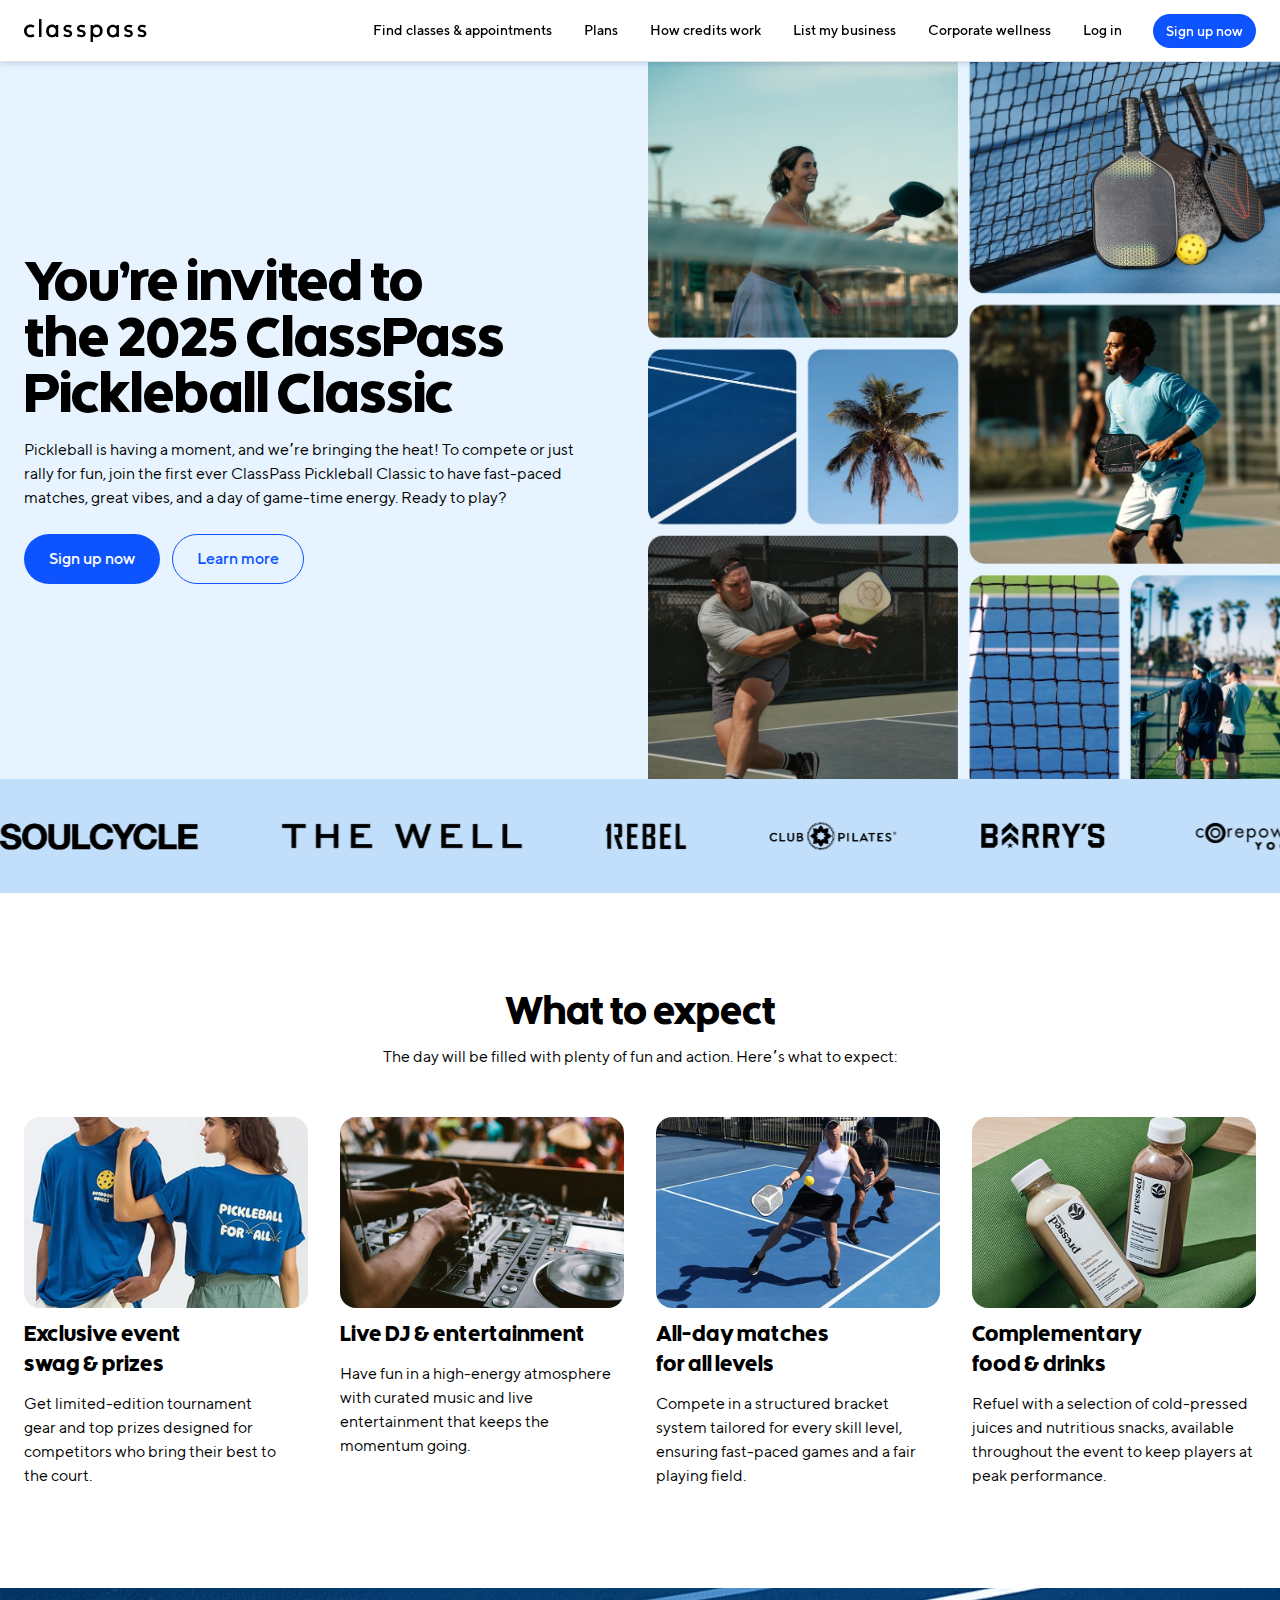
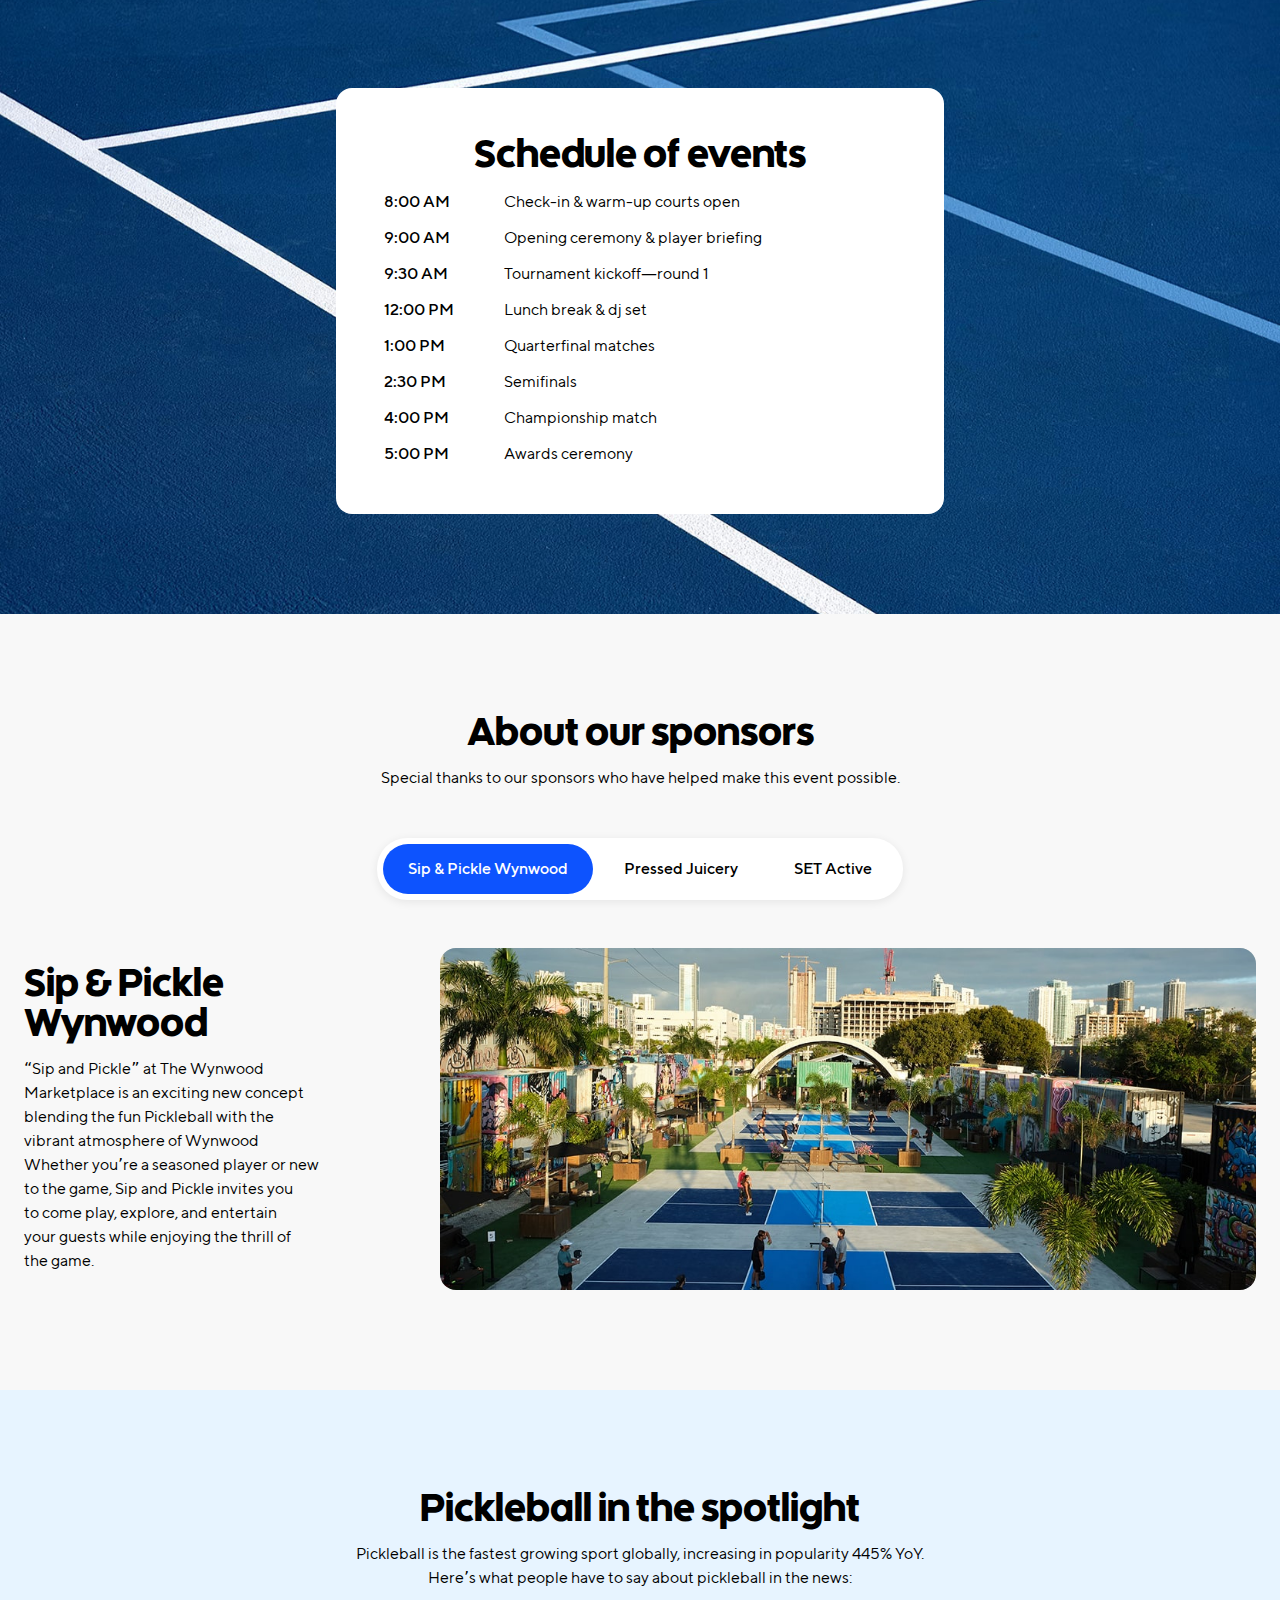
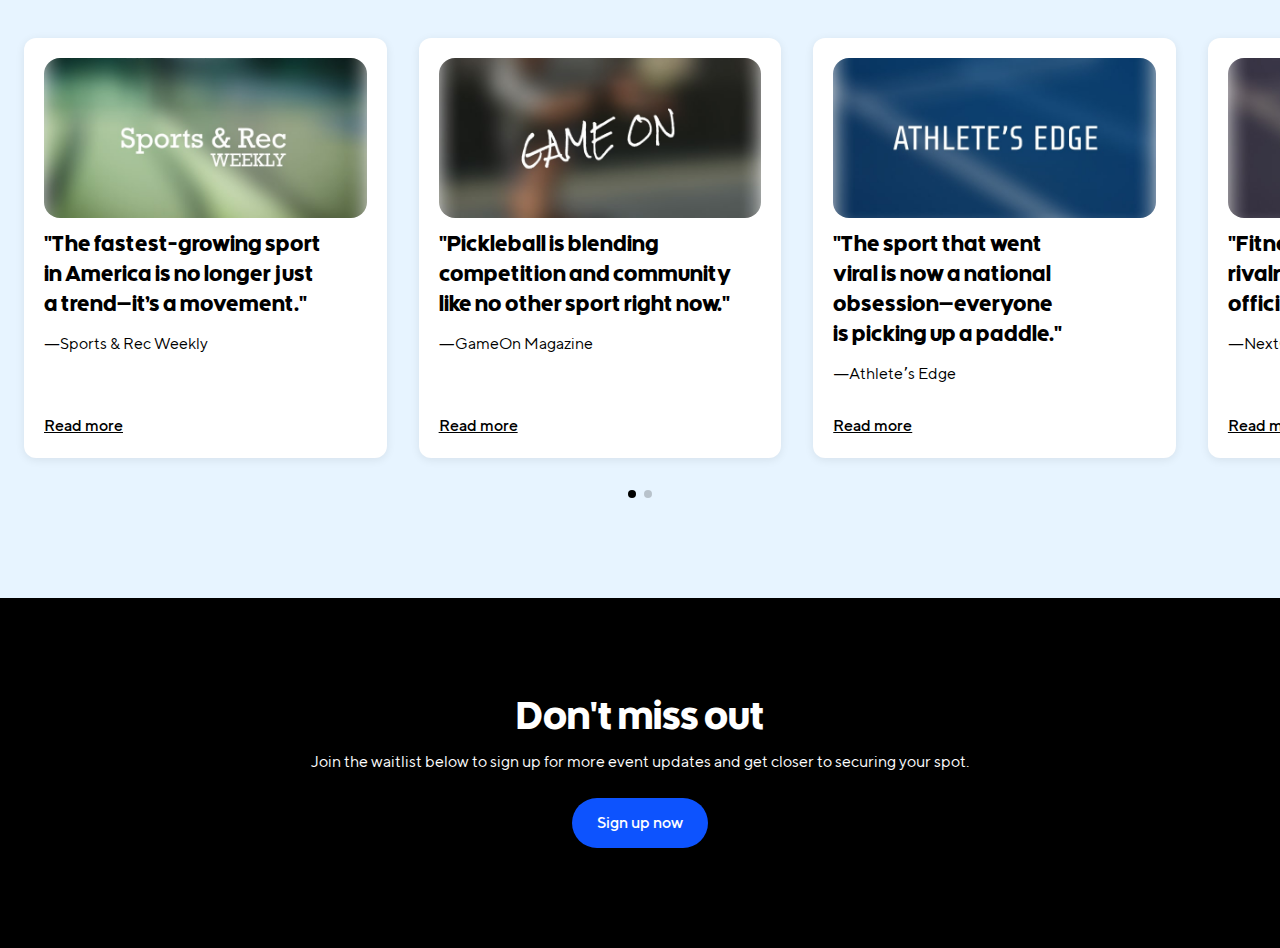
<file: src/index.html>
<!DOCTYPE html>
<html lang="en">
  <head>
    <link
      rel="preload"
      href="./fonts/tt-norms/TTNorms-Regular.woff2"
      as="font"
      type="font/woff2"
      crossorigin
    />
    <link
      rel="preload"
      href="./fonts/circuit/Circuit.woff2"
      as="font"
      type="font/woff2"
      crossorigin
    />
    <meta charset="UTF-8" />
    <meta name="viewport" content="width=device-width, initial-scale=1.0" />
    <title>Learn more about the 2025 ClassPass Pickleball Classic</title>
    <link
      rel="apple-touch-icon"
      sizes="180x180"
      href="./images/favicon/apple-touch-icon.png"
    />
    <link
      rel="icon"
      type="image/png"
      sizes="32x32"
      href="./images/favicon/favicon-32x32.png"
    />
    <link
      rel="icon"
      type="image/png"
      sizes="16x16"
      href="./images/favicon/favicon-16x16.png"
    />
    <meta
      name="title"
      content="Learn more about the 2025 ClassPass Pickleball Classic"
    />
    <meta
      name="description"
      content="Join the first ever ClassPass Pickleball Classic to have fast-paced matches, great vibes, and a day of game-time energy."
    />

    <meta property="og:type" content="website" />
    <meta
      property="og:url"
      content="https://classpass-pickleball.netlify.app/"
    />
    <meta
      property="og:title"
      content="Learn more about the 2025 ClassPass Pickleball Classic"
    />
    <meta
      property="og:description"
      content="Join the first ever ClassPass Pickleball Classic to have fast-paced matches, great vibes, and a day of game-time energy."
    />
    <meta
      property="og:image"
      content="https://naw1dj0v1p.ufs.sh/f/LypXnWISCsrVS88h30yad7EnB8gejXNCHtwIPyiR1Ga5lYQ6"
    />

    <meta property="twitter:card" content="summary_large_image" />
    <meta
      property="twitter:url"
      content="https://classpass-pickleball.netlify.app/"
    />
    <meta
      property="twitter:title"
      content="Learn more about the 2025 ClassPass Pickleball Classic"
    />
    <meta
      property="twitter:description"
      content="Join the first ever ClassPass Pickleball Classic to have fast-paced matches, great vibes, and a day of game-time energy."
    />
    <meta
      property="twitter:image"
      content="https://naw1dj0v1p.ufs.sh/f/LypXnWISCsrVS88h30yad7EnB8gejXNCHtwIPyiR1Ga5lYQ6"
    />

    <link rel="manifest" href="./site.webmanifest" />
    <link rel="stylesheet" href="./styles/main.css" />
  </head>
  <body>
    <header class="menu" data-js="menu">
      <div class="menu-wrapper container">
        <nav
          class="col-md-12 menu__nav"
          aria-label="Main Navigation"
          data-js="main-navigation"
        >
          <ul class="menu__logo no-list">
            <li class="menu-logo__mobile">
              <a href="/">
                <img
                  src="./images/icon-logo-classpass.svg"
                  alt="Icon of the Classpass Logo"
                />
              </a>
            </li>

            <li class="menu-logo__desktop">
              <a href="/">
                <img
                  src="./images/logo-classpass.svg"
                  alt="Icon of the Classpass Logo"
                />
              </a>
            </li>
          </ul>

          <ul
            id="menu-pages"
            class="menu__pages no-list"
            aria-label="Page Navigation"
          >
            <li class="menu-pages__item">
              <a class="menu-pages__link" href="https://classpass.com/search"
                >Find classes & appointments</a
              >
            </li>
            <li class="menu-pages__item">
              <a class="menu-pages__link" href="https://classpass.com/plans"
                >Plans</a
              >
            </li>
            <li class="menu-pages__item">
              <a class="menu-pages__link" href="https://classpass.com/features"
                >How credits work</a
              >
            </li>
            <li class="menu-pages__item">
              <a
                class="menu-pages__link"
                href="https://classpass.com/partners?utm_content=consumer_nav"
                >List my business</a
              >
            </li>
            <li class="menu-pages__item">
              <a
                class="menu-pages__link"
                href="https://classpass.com/corporate-wellness?utm_content=consumer_nav"
                >Corporate wellness</a
              >
            </li>
            <li class="menu-pages__item">
              <a class="menu-pages__link" href="https://classpass.com/login"
                >Log in</a
              >
            </li>
          </ul>

          <div class="nav__actions">
            <a
              href="./pages/sign-up.html"
              class="btn btn-primary btn--is-navigation"
              >Sign up now</a
            >

            <button
              type="button"
              class="nav__hamburger hamburger-icon"
              aria-expanded="false"
              aria-controls="menu-pages"
              data-js="mobile-menu-control"
            >
              <span class="hamburger-icon__line"></span>
              <span class="hamburger-icon__line"></span>
              <span class="hamburger-icon__line"></span>
              <span class="sr-only" data-js="mobile-menu-label">Open menu</span>
            </button>
          </div>
        </nav>
      </div>
    </header>

    <main>
      <section class="hero-lp">
        <aside class="row hero-lp__aside">
          <picture class="col-start-7 col-md-6 hero-lp__picture">
            <source
              srcset="./images/hero-desktop.jpg"
              media="(min-width: 48rem)"
            />
            <img
              src="./images/hero-mobile.jpg"
              alt="Grid showing people enjoying sport with nature and close-ups of sports equipment"
              loading="lazy"
            />
          </picture>
        </aside>

        <div class="hero-lp__main container align-center">
          <div class="col-md-6 hero-lp__content section flow">
            <h1 class="hero-lp__title page-title">
              You’re invited to the 2025 ClassPass Pickleball Classic
            </h1>

            <p>
              Pickleball is having a moment, and we’re bringing the heat! To
              compete or just rally for fun, join the first ever ClassPass
              Pickleball Classic to have fast-paced matches, great vibes, and a
              day of game-time energy. Ready to play?
            </p>

            <div class="hero-lp__actions action-row">
              <a href="./pages/sign-up.html" class="btn btn-primary"
                >Sign up now</a
              >

              <a
                href="#what-expect"
                class="btn btn-primary btn-primary--is-outline"
                >Learn more</a
              >
            </div>
          </div>

          <div class="col-md-6 hero-lp__aside-placeholder"></div>
        </div>
      </section>

      <section
        class="row logo-picker section"
        aria-labelledby="logo-picker-heading"
        data-js="logo-picker"
      >
        <h2 id="logo-picker-heading" class="sr-only">Classpass Clients</h2>

        <ul
          class="col-md-12 logo-picker__list align-center no-list"
          data-js="logo-picker-list"
        >
          <li class="logo-picker__item">
            <img src="./images/logos/logo-01.png" alt="Soulcycle Logo" />
          </li>

          <li class="logo-picker__item">
            <img src="./images/logos/logo-02.png" alt="The Well Logo" />
          </li>

          <li class="logo-picker__item">
            <img src="./images/logos/logo-03.png" alt="Rebel Logo" />
          </li>

          <li class="logo-picker__item">
            <img src="./images/logos/logo-04.png" alt="Club Pilates Logo" />
          </li>

          <li class="logo-picker__item">
            <img src="./images/logos/logo-05.png" alt="Barry's Logo" />
          </li>

          <li class="logo-picker__item">
            <img src="./images/logos/logo-06.png" alt="Corepower Yoga Logo" />
          </li>

          <li class="logo-picker__item">
            <img src="./images/logos/logo-07.png" alt="Solidcore Logo" />
          </li>

          <li class="logo-picker__item">
            <img src="./images/logos/logo-08.png" alt="Glow Logo" />
          </li>

          <li class="logo-picker__item">
            <img src="./images/logos/logo-09.png" alt="Pure Barre Logo" />
          </li>

          <li class="logo-picker__item">
            <img src="./images/logos/logo-10.png" alt="Crunch Logo" />
          </li>
        </ul>
      </section>

      <section
        id="what-expect"
        class="expect section"
        aria-labelledby="expect-heading"
      >
        <div class="what-expect-wrapper container">
          <header class="col-md-12 expect__header flow">
            <h2 id="expect-heading" class="section-title">What to expect</h2>

            <p>
              The day will be filled with plenty of fun and action. Here’s what
              to expect:
            </p>
          </header>

          <ul class="col-md-12 card-grid expect__card-list no-list">
            <li>
              <article class="card" aria-labelledby="expect-card-title-1">
                <figure class="card__image-wrapper">
                  <img
                    class="card__featured-image"
                    src="./images/what-expect/image-01.jpg"
                    alt="Two people wearing matching blue t-shirts. The front of the man's shirt features a yellow pickleball graphic with the text 'Outdoor Voices.' The back of the woman's shirt displays the phrase 'Pickleball For All' in bold white letters with a playful design"
                    loading="lazy"
                  />
                </figure>

                <div class="card__content">
                  <h3 id="expect-card-title-1" class="card__title">
                    Exclusive event swag & prizes
                  </h3>

                  <div class="card__description">
                    <p>
                      Get limited-edition tournament gear and top prizes
                      designed for competitors who bring their best to the
                      court.
                    </p>
                  </div>
                </div>
              </article>
            </li>

            <li>
              <article class="card" aria-labelledby="expect-card-title-2">
                <figure class="card__image-wrapper">
                  <img
                    class="card__featured-image"
                    src="./images/what-expect/image-02.jpg"
                    alt="Close-up of a DJ's hands adjusting knobs on a professional mixer during an outdoor event. A crowd of people, some wearing colorful outfits and hats, is visible in the blurred background."
                    loading="lazy"
                  />
                </figure>

                <div class="card__content">
                  <h3 id="expect-card-title-2" class="card__title">
                    Live DJ & entertainment
                  </h3>

                  <div class="card__description">
                    <p>
                      Have fun in a high-energy atmosphere with curated music
                      and live entertainment that keeps the momentum going.
                    </p>
                  </div>
                </div>
              </article>
            </li>

            <li>
              <article class="card" aria-labelledby="expect-card-title-3">
                <figure class="card__image-wrapper">
                  <img
                    class="card__featured-image"
                    src="./images/what-expect/image-03.jpg"
                    alt="Two athletes playing pickleball on an outdoor blue court. A woman in a white tank top and black skirt is preparing to hit the ball with her paddle, while a male player in dark sportswear is positioned behind her, ready to react."
                    loading="lazy"
                  />
                </figure>

                <div class="card__content">
                  <h3 id="expect-card-title-3" class="card__title">
                    All-day matches for all levels
                  </h3>

                  <div class="card__description">
                    <p>
                      Compete in a structured bracket system tailored for every
                      skill level, ensuring fast-paced games and a fair playing
                      field.
                    </p>
                  </div>
                </div>
              </article>
            </li>

            <li>
              <article class="card" aria-labelledby="expect-card-title-4">
                <figure class="card__image-wrapper">
                  <img
                    class="card__featured-image"
                    src="./images/what-expect/image-04.jpg"
                    alt="Two bottles of Pressed Juicery protein smoothies, one vanilla and one dark chocolate, resting on a green textured mat. The bottles have white labels with the 'pressed' logo and product information."
                    loading="lazy"
                  />
                </figure>

                <div class="card__content">
                  <h3 id="expect-card-title-4" class="card__title">
                    Complementary food & drinks
                  </h3>

                  <div class="card__description">
                    <p>
                      Refuel with a selection of cold-pressed juices and
                      nutritious snacks, available throughout the event to keep
                      players at peak performance.
                    </p>
                  </div>
                </div>
              </article>
            </li>
          </ul>
        </div>
      </section>

      <section
        id="events-schedule"
        class="schedule section"
        aria-labelledby="schedule-heading"
      >
        <div class="col-md-12 schedule__illustration">
          <picture>
            <source
              srcset="./images/bg-schedule-section-1500px.jpg"
              media="(min-width: 48rem)"
            />
            <img
              src="./images/bg-schedule-section.jpg"
              alt="Close-up of a blue pickleball court with white lines"
              loading="lazy"
            />
          </picture>
        </div>

        <div class="container">
          <div class="col-start-4 col-md-6 schedule__content flow">
            <h2 id=" schedule-heading" class="schedule__title section-title">
              Schedule of events
            </h2>

            <ol class="schedule__list no-list">
              <li class="schedule-list__item">
                <span class="schedule-list__time"
                  ><time datetime="08:00">8:00 AM</time></span
                >
                <span class="schedule-list__activity"
                  >Check-in & warm-up courts open</span
                >
              </li>

              <li class="schedule-list__item">
                <span class="schedule-list__time"
                  ><time datetime="09:00">9:00 AM</time></span
                >
                <span class="schedule-list__activity"
                  >Opening ceremony & player briefing</span
                >
              </li>

              <li class="schedule-list__item">
                <span class="schedule-list__time"
                  ><time datetime="09:30">9:30 AM</time></span
                >
                <span class="schedule-list__activity"
                  >Tournament kickoff—round 1</span
                >
              </li>

              <li class="schedule-list__item">
                <span class="schedule-list__time"
                  ><time datetime="12:00">12:00 PM</time></span
                >
                <span class="schedule-list__activity"
                  >Lunch break & dj set</span
                >
              </li>

              <li class="schedule-list__item">
                <span class="schedule-list__time"
                  ><time datetime="13:00">1:00 PM</time></span
                >
                <span class="schedule-list__activity"
                  >Quarterfinal matches</span
                >
              </li>

              <li class="schedule-list__item">
                <span class="schedule-list__time"
                  ><time datetime="14:30">2:30 PM</time></span
                >
                <span class="schedule-list__activity">Semifinals</span>
              </li>

              <li class="schedule-list__item">
                <span class="schedule-list__time"
                  ><time datetime="16:00">4:00 PM</time></span
                >
                <span class="schedule-list__activity">Championship match</span>
              </li>

              <li class="schedule-list__item">
                <span class="schedule-list__time"
                  ><time datetime="17:00">5:00 PM</time></span
                >
                <span class="schedule-list__activity">Awards ceremony</span>
              </li>
            </ol>
          </div>
        </div>
      </section>

      <section
        id="sponsors"
        class="sponsors section"
        aria-labelledby="sponsors-heading"
      >
        <div class="sponsors-wrapper container">
          <header class="col-md-12 sponsors__header flow">
            <h2 id="sponsors-heading" class="section-title">
              About our sponsors
            </h2>

            <p>
              Special thanks to our sponsors who have helped make this event
              possible.
            </p>
          </header>

          <main class="col-md-12 sponsors__main">
            <div
              role="tablist"
              aria-labelledby="sponsors-heading"
              class="tab__tablist"
            >
              <button
                id="tab-1"
                type="button"
                role="tab"
                aria-selected="true"
                aria-controls="tabpanel-1"
                class="tablist__btn btn btn-primary"
              >
                <span class="focus">Sip & Pickle Wynwood</span>
              </button>

              <button
                id="tab-2"
                type="button"
                role="tab"
                aria-selected="false"
                aria-controls="tabpanel-2"
                tabindex="-1"
                class="tablist__btn btn btn-light"
              >
                <span class="focus">Pressed Juicery</span>
              </button>

              <button
                id="tab-3"
                type="button"
                role="tab"
                aria-selected="false"
                aria-controls="tabpanel-3"
                tabindex="-1"
                class="tablist__btn btn btn-light"
              >
                <span class="focus">SET Active</span>
              </button>
            </div>

            <div class="sponsors__content flow">
              <div
                id="tabpanel-1"
                role="tabpanel"
                aria-labelledby="tab-1"
                class="sponsors__item"
              >
                <article class="card" aria-labelledby="sponsors-card-title-1">
                  <picture class="card__image-wrapper">
                    <source
                      srcset="./images/sponsors/sponsors-featured-01-1000px.jpg"
                      media="(min-width: 48rem)"
                    />
                    <img
                      class="sponsors-card__feature card__featured-image"
                      src="./images/sponsors/sponsors-featured-01.jpg"
                      alt="An aerial shot of Sip & Pickle - Pickleball Social Club, featuring multiple blue and gray pickleball courts, palm trees, and colorful murals."
                      loading="lazy"
                    />
                  </picture>

                  <div class="card__content">
                    <h3 id="sponsors-card-title-1" class="section-title">
                      Sip & Pickle Wynwood
                    </h3>

                    <div class="card__description">
                      <p>
                        “Sip and Pickle” at The Wynwood Marketplace is an
                        exciting new concept blending the fun Pickleball with
                        the vibrant atmosphere of Wynwood Whether you’re a
                        seasoned player or new to the game, Sip and Pickle
                        invites you to come play, explore, and entertain your
                        guests while enjoying the thrill of the game.
                      </p>
                    </div>
                  </div>
                </article>
              </div>

              <div
                id="tabpanel-2"
                role="tabpanel"
                aria-labelledby="tab-2"
                class="sponsors__item hidden"
              >
                <article class="card" aria-labelledby="sponsors-card-title-2">
                  <picture class="card__image-wrapper">
                    <source
                      srcset="./images/sponsors/sponsors-featured-02-1000px.jpg"
                      media="(min-width: 48rem)"
                    />
                    <img
                      class="sponsors-card__feature card__featured-image"
                      src="./images/sponsors/sponsors-featured-02.jpg"
                      alt="Three bottles of Pressed Juicery juices – red, orange, and green – arranged with fresh produce like kale, a beet, and a lemon on a textured surface."
                      loading="lazy"
                    />
                  </picture>

                  <div class="card__content">
                    <h3 id="sponsors-card-title-2" class="section-title">
                      Pressed Juicery
                    </h3>

                    <div class="card__description">
                      <p>
                        Pressed continues to grow with stores throughout the
                        U.S., as well as an expanding online and wholesale
                        presence. Because they are constantly evolving, they now
                        offer an array of wholesome plant-based foods in
                        addition to their signature cold-pressed juices to keep
                        you nourished throughout the day. It’s all part of their
                        ongoing mission to make plant-forward living as
                        convenient and delicious as possible.
                      </p>
                    </div>
                  </div>
                </article>
              </div>

              <div
                id="tabpanel-3"
                role="tabpanel"
                aria-labelledby="tab-3"
                class="sponsors__item hidden"
              >
                <article class="card" aria-labelledby="sponsors-card-title-3">
                  <picture class="card__image-wrapper">
                    <source
                      srcset="./images/sponsors/sponsors-featured-03-1000px.jpg"
                      media="(min-width: 48rem)"
                    />
                    <img
                      class="sponsors-card__feature card__featured-image card__featured-image--align-right"
                      src="./images/sponsors/sponsors-featured-03.jpg"
                      alt="A young woman wearing a SET outfit that's perfect for both relaxing at home and workout."
                      loading="lazy"
                    />
                  </picture>

                  <div class="card__content">
                    <h3 id="sponsors-card-title-3" class="section-title">
                      SET Active
                    </h3>

                    <div class="card__description">
                      <p>
                        SET is here to simplify the way you get dressed, because
                        let’s be real, life is complicated enough. In an effort
                        to be more effortless, SET set out to design clothes
                        that blur the line between form and function. The
                        result? Elevated essentials that can go wherever the day
                        takes you — whether that’s getting active or actively
                        chilling on the couch. That’s right, no more changing
                        your outfit a million times over or sacrificing on style
                        just to feel comfortable. Their SETs do it all.
                      </p>
                    </div>
                  </div>
                </article>
              </div>
            </div>
          </main>
        </div>
      </section>

      <section
        id="articles"
        class="articles carousel-section section"
        aria-labelledby="articles-heading"
        data-js="articles"
      >
        <div class="articles-wrapper container">
          <header class="col-md-12 container articles__header flow">
            <h2 id=" articles-heading" class="col-md-12 section-title">
              Pickleball in the spotlight
            </h2>

            <p class="col-md-12">
              Pickleball is the fastest growing sport globally, increasing in
              popularity 445% YoY. Here’s what people have to say about
              pickleball in the news:
            </p>
          </header>

          <div
            class="col-md-12 articles__carousel carousel-wrapper"
            data-js="articles-slide"
          >
            <div class="carousel-controls">
              <button
                data-js="carousel-prev-btn"
                class="carousel-controls-btn carousel-controls-btn__prev"
                disabled
              >
                <svg
                  viewBox="0 0 8 12"
                  fill="none"
                  xmlns="http://www.w3.org/2000/svg"
                >
                  <path
                    fill-rule="evenodd"
                    clip-rule="evenodd"
                    d="M7.33564 0.337087C7.70176 0.703204 7.70176 1.2968 7.33564 1.66291L2.99855 6L7.33564 10.3371C7.70176 10.7032 7.70176 11.2968 7.33564 11.6629C6.96953 12.029 6.37593 12.029 6.00982 11.6629L1.00982 6.66291C0.6437 6.2968 0.6437 5.7032 1.00982 5.33709L6.00982 0.337087C6.37593 -0.0290291 6.96953 -0.0290291 7.33564 0.337087Z"
                    fill="currentColor"
                  />
                </svg>
              </button>

              <button
                data-js="carousel-next-btn"
                class="carousel-controls-btn carousel-controls-btn__next"
              >
                <svg
                  viewBox="0 0 8 12"
                  fill="none"
                  xmlns="http://www.w3.org/2000/svg"
                >
                  <path
                    fill-rule="evenodd"
                    clip-rule="evenodd"
                    d="M1.26006 0.337087C0.893944 0.703204 0.893944 1.2968 1.26006 1.66291L5.59715 6L1.26006 10.3371C0.893944 10.7032 0.893944 11.2968 1.26006 11.6629C1.62618 12.029 2.21977 12.029 2.58589 11.6629L7.58589 6.66291C7.952 6.2968 7.952 5.7032 7.58589 5.33709L2.58589 0.337087C2.21977 -0.0290291 1.62618 -0.0290291 1.26006 0.337087Z"
                    fill="currentColor"
                  />
                </svg>
              </button>
            </div>

            <ul
              class="articles__list carousel-container no-list"
              data-js="carousel-container"
            >
              <li class="articles__item" data-js="carousel-item">
                <article
                  class="card card--has-bg card--has-shadow"
                  aria-labelledby="articles-card-title-1"
                >
                  <div class="card__image-wrapper">
                    <figure class="articles__figure">
                      <img
                        class="card__featured-image"
                        src="./images/press/press-image-01.jpg"
                        alt="Sports & Rec Weekly"
                        loading="lazy"
                      />
                    </figure>
                  </div>

                  <div class="card__content">
                    <blockquote class="flow" cite="classpass.com">
                      <h3 id="articles-card-title-1" class="card__title">
                        <a href="#">
                          <span class="inset"></span>
                          "The fastest-growing sport in America is no longer
                          just a trend—it’s a movement."
                        </a>
                      </h3>

                      <footer>
                        <cite>—Sports & Rec Weekly</cite>
                      </footer>
                    </blockquote>
                  </div>

                  <div class="col-md-12 card__footer">
                    <a
                      href="#"
                      class="card__link"
                      aria-describedby="card-title-1"
                    >
                      Read more
                    </a>
                  </div>
                </article>
              </li>

              <li class="articles__item" data-js="carousel-item">
                <article
                  class="card card--has-bg card--has-shadow"
                  aria-labelledby="articles-card-title-2"
                >
                  <div class="card__image-wrapper">
                    <figure class="articles__figure">
                      <img
                        class="card__featured-image"
                        src="./images/press/press-image-02.jpg"
                        alt="Game ON"
                        loading="lazy"
                      />
                    </figure>
                  </div>

                  <div class="card__content">
                    <blockquote class="flow" cite="classpass.com">
                      <h3 id="articles-card-title-2" class="card__title">
                        <a href="#">
                          <span class="inset"></span>
                          "Pickleball is blending competition and community like
                          no other sport right now."
                        </a>
                      </h3>

                      <footer>
                        <cite>—GameOn Magazine</cite>
                      </footer>
                    </blockquote>
                  </div>

                  <div class="col-md-12 card__footer">
                    <a
                      href="#"
                      class="card__link"
                      aria-describedby="card-title-1"
                    >
                      Read more
                    </a>
                  </div>
                </article>
              </li>

              <li class="articles__item" data-js="carousel-item">
                <article
                  class="card card--has-bg card--has-shadow"
                  aria-labelledby="articles-card-title-3"
                >
                  <div class="card__image-wrapper">
                    <figure class="articles__figure">
                      <img
                        class="card__featured-image"
                        src="./images/press/press-image-03.jpg"
                        alt="Athlete’s Edge"
                        loading="lazy"
                      />
                    </figure>
                  </div>

                  <div class="card__content">
                    <blockquote class="flow" cite="classpass.com">
                      <h3 id="articles-card-title-3" class="card__title">
                        <a href="#">
                          <span class="inset"></span>
                          "The sport that went viral is now a national
                          obsession—everyone is picking up a paddle."
                        </a>
                      </h3>

                      <footer>
                        <cite>—Athlete’s Edge</cite>
                      </footer>
                    </blockquote>
                  </div>

                  <div class="col-md-12 card__footer">
                    <a
                      href="#"
                      class="card__link"
                      aria-describedby="card-title-1"
                    >
                      Read more
                    </a>
                  </div>
                </article>
              </li>

              <li class="articles__item" data-js="carousel-item">
                <article
                  class="card card--has-bg card--has-shadow"
                  aria-labelledby="articles-card-title-4"
                >
                  <div class="card__image-wrapper">
                    <figure class="articles__figure">
                      <img
                        class="card__featured-image"
                        src="./images/press/press-image-04.jpg"
                        alt="NextGen Sports"
                        loading="lazy"
                      />
                    </figure>
                  </div>

                  <div class="card__content">
                    <blockquote class="flow" cite="classpass.com">
                      <h3 id="articles-card-title-4" class="card__title">
                        <a href="#">
                          <span class="inset"></span>
                        </a>
                        "Fitness, fun, and friendly rivalries—pickleball is
                        officially here to stay.
                      </h3>

                      <footer>
                        <cite>—NextGen Sports</cite>
                      </footer>
                    </blockquote>
                  </div>

                  <div class="col-md-12 card__footer">
                    <a
                      href="#"
                      class="card__link"
                      aria-describedby="card-title-1"
                    >
                      Read more
                    </a>
                  </div>
                </article>
              </li>
            </ul>

            <div
              class="articles__pagination carousel__pagination"
              data-js="carousel-pagination"
            ></div>
          </div>
        </div>
      </section>
    </main>

    <footer>
      <section class="cta-fold section">
        <div class="cta-fold-wrapper container">
          <div class="col-md-12 flow">
            <h2 class="section-title">Don't miss out</h2>

            <p>
              Join the waitlist below to sign up for more event updates and get
              closer to securing your spot.
            </p>

            <div class="cta-fold__actions action-row">
              <a href="./pages/sign-up.html" class="btn btn-primary"
                >Sign up now</a
              >
            </div>
          </div>
        </div>
      </section>
    </footer>

    <script src="./js/navigation.js"></script>
    <script src="./js/logo-picker.js"></script>
    <script src="./js/tabs.js"></script>
    <script src="./js/carousel.js"></script>
  </body>
</html>
</file>
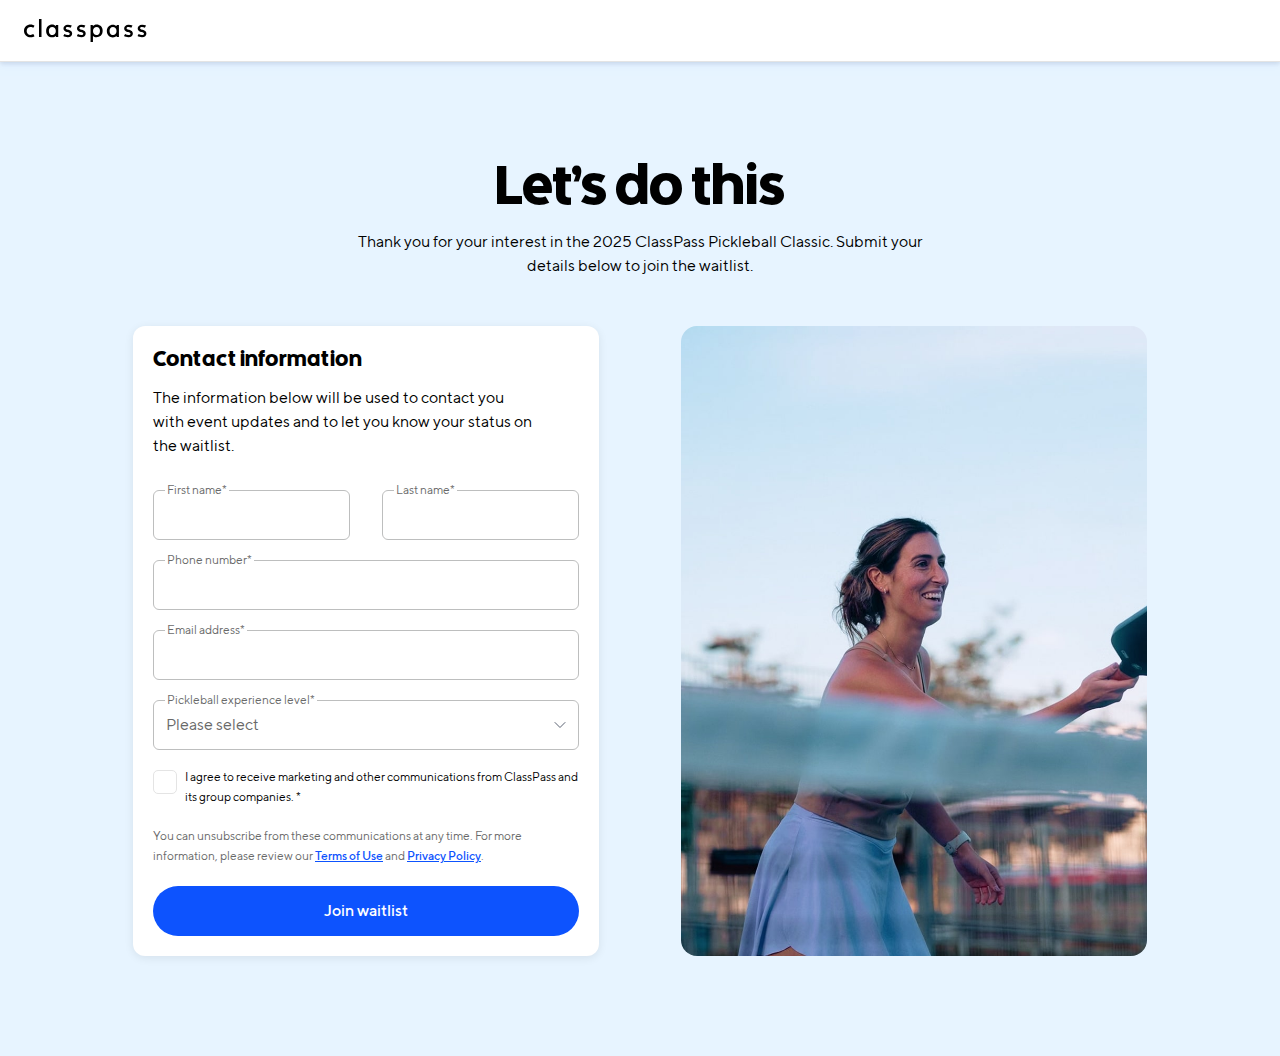
<file: src/pages/sign-up.html>
<!DOCTYPE html>
<html lang="en">
  <head>
    <link
      rel="preload"
      href="../fonts/tt-norms/TTNorms-Regular.woff2"
      as="font"
      type="font/woff2"
      crossorigin
    />
    <link
      rel="preload"
      href="../fonts/circuit/Circuit.woff2"
      as="font"
      type="font/woff2"
      crossorigin
    />
    <meta charset="UTF-8" />
    <meta name="viewport" content="width=device-width, initial-scale=1.0" />
    <title>Sign up for the 2025 ClassPass Pickleball Classic | ClassPass</title>
    <link
      rel="apple-touch-icon"
      sizes="180x180"
      href="../images/favicon/apple-touch-icon.png"
    />
    <link
      rel="icon"
      type="image/png"
      sizes="32x32"
      href="../images/favicon/favicon-32x32.png"
    />
    <link
      rel="icon"
      type="image/png"
      sizes="16x16"
      href="../images/favicon/favicon-16x16.png"
    />
    <meta
      name="title"
      content="Sign up for the 2025 ClassPass Pickleball Classic |
      ClassPass"
    />
    <meta
      name="description"
      content="Sign up for the 2025 ClassPass Pickleball Classic. Submit your information and join the waitlist."
    />

    <meta property="og:type" content="website" />
    <meta
      property="og:url"
      content="https://classpass-pickleball.netlify.app/"
    />
    <meta
      property="og:title"
      content="Sign up for the 2025 ClassPass Pickleball Classic |
      ClassPass"
    />
    <meta
      property="og:description"
      content="Sign up for the 2025 ClassPass Pickleball Classic. Submit your information and join the waitlist."
    />
    <meta
      property="og:image"
      content="https://naw1dj0v1p.ufs.sh/f/LypXnWISCsrVS88h30yad7EnB8gejXNCHtwIPyiR1Ga5lYQ6"
    />

    <meta property="twitter:card" content="summary_large_image" />
    <meta
      property="twitter:url"
      content="https://classpass-pickleball.netlify.app/"
    />
    <meta
      property="twitter:title"
      content="Sign up for the 2025 ClassPass Pickleball Classic |
      ClassPass"
    />
    <meta
      property="twitter:description"
      content="Sign up for the 2025 ClassPass Pickleball Classic. Submit your information and join the waitlist."
    />
    <meta
      property="twitter:image"
      content="https://naw1dj0v1p.ufs.sh/f/LypXnWISCsrVS88h30yad7EnB8gejXNCHtwIPyiR1Ga5lYQ6"
    />

    <link rel="manifest" href="../site.webmanifest" />
    <link rel="stylesheet" href="../styles/main.css" />
  </head>
  <body class="sp section--has-full-vh">
    <header class="menu" data-js="menu">
      <div class="menu-wrapper container">
        <nav class="col-md-12 menu__nav" aria-label="Main Navigation">
          <ul class="menu__logo no-list">
            <li class="menu-logo__mobile">
              <a href="/">
                <img
                  src="../images/icon-logo-classpass.svg"
                  alt="Icon of the Classpass Logo"
                />
              </a>
            </li>

            <li class="menu-logo__desktop">
              <a href="/">
                <img
                  src="../images/logo-classpass.svg"
                  alt="Icon of the Classpass Logo"
                />
              </a>
            </li>
          </ul>
        </nav>
      </div>
    </header>

    <main class="sp__main">
      <section class="sp__hero container section text-center flow">
        <h1 class="col-md-12 page-title">Let’s do this</h1>

        <p class="col-md-12">
          Thank you for your interest in the 2025 ClassPass Pickleball Classic.
          Submit your details below to join the waitlist.
        </p>
      </section>

      <section class="sp-form container" aria-labelledby="form-heading">
        <div class="col-md-6 sp-form-wrapper card--has-bg card--has-shadow">
          <header class="sp-form__header flow">
            <h2 id="form-description" id="form-heading" class="sp-form__title">
              Contact information
            </h2>

            <p>
              The information below will be used to contact you with event
              updates and to let you know your status on the waitlist.
            </p>
          </header>

          <form
            class="form sp__form"
            action="./thank-you.html"
            aria-labelledby="form-heading"
            aria-describedby="form-description"
          >
            <fieldset class="fieldset--has-2-coluns">
              <div class="form-field">
                <label class="float-label" for="first-name"
                  >First name<span class="form__required-symbol">*</span>
                  <span class="sr-only">(Required)</span></label
                >
                <input
                  type="text"
                  name="first-name"
                  id="first-name"
                  required
                  aria-required="true"
                  autocomplete="given-name"
                />
              </div>

              <div class="form-field">
                <label class="float-label" for="last-name"
                  >Last name<span class="form__required-symbol">*</span>
                  <span class="sr-only">(Required)</span></label
                >
                <input
                  type="text"
                  name="last-name"
                  id="last-name"
                  required
                  aria-required="true"
                  autocomplete="family-name"
                />
              </div>
            </fieldset>

            <fieldset>
              <div class="form-field">
                <label class="float-label" for="phone"
                  >Phone number<span class="form__required-symbol">*</span>
                  <span class="sr-only">(Required)</span></label
                >
                <input
                  type="tel"
                  id="phone"
                  name="phone"
                  required
                  aria-required="true"
                  autocomplete="tel"
                />
              </div>
            </fieldset>

            <fieldset>
              <div class="form-field">
                <label class="float-label" for="email"
                  >Email address<span class="form__required-symbol">*</span>
                  <span class="sr-only">(Required)</span></label
                >
                <input
                  type="email"
                  name="email"
                  id="email"
                  required
                  aria-required="true"
                  autocomplete="email"
                  pattern="[a-z0-9._%+-]+@[a-z0-9.-]+\.[a-z]{2,}$"
                />
              </div>
            </fieldset>

            <fieldset>
              <div class="form-field">
                <label class="float-label" for="experience-level"
                  >Pickleball experience level<span
                    class="form__required-symbol"
                    >*</span
                  >
                  <span class="sr-only">(Required)</span></label
                >
                <select
                  id="experience-level"
                  name="experience-level"
                  required
                  aria-required="true"
                >
                  <option value="" selected disabled>Please select</option>
                  <option value="novice">Novice</option>
                  <option value="beginner">Beginner</option>
                  <option value="intermediate">Intermediate</option>
                  <option value="advanced">Advanced</option>
                </select>
              </div>
            </fieldset>

            <fieldset class="fieldset--is-checkbox">
              <div class="form-field">
                <input
                  type="checkbox"
                  id="terms-agreement"
                  name="terms-agreement"
                  required
                  aria-required="true"
                />
                <label for="terms-agreement">
                  <p>
                    I agree to receive marketing and other communications from
                    ClassPass and its group companies.
                    <span class="required" aria-hidden="true">*</span>
                    <span class="sr-only">(Required)</span>
                  </p>
                </label>
              </div>
            </fieldset>

            <div class="form__legal">
              You can unsubscribe from these communications at any time. For
              more information, please review our
              <a
                href="https://classpass.com/terms/bra"
                target="_blank"
                rel="noopener noreferrer"
                >Terms of Use</a
              >
              and
              <a
                href="https://classpass.com/privacy/bra"
                target="_blank"
                rel="noopener noreferrer"
                >Privacy Policy</a
              >.
            </div>

            <div class="form__actions">
              <button
                type="submit"
                class="btn btn-primary btn--is-full"
                aria-label="Join Pickleball Classic Waitlist"
              >
                Join waitlist
              </button>
            </div>
          </form>
        </div>

        <aside class="col-md-6 sp-form__aside">
          <figure class="sp-form-aside__figure">
            <img
              src="../images/sign-up-hero.jpg"
              alt="A woman playing pickleball on an outdoor court during daytime. She is wearing a light blue sports skirt and a matching top, holding a black pickleball paddle in her right hand while smiling. The net is in the foreground, slightly blurred, and the background features a clear blue sky, metal fences, and urban buildings."
            />
          </figure>
        </aside>
      </section>
    </main>

    <script src="../js/dropdown.js"></script>
  </body>
</html>
</file>
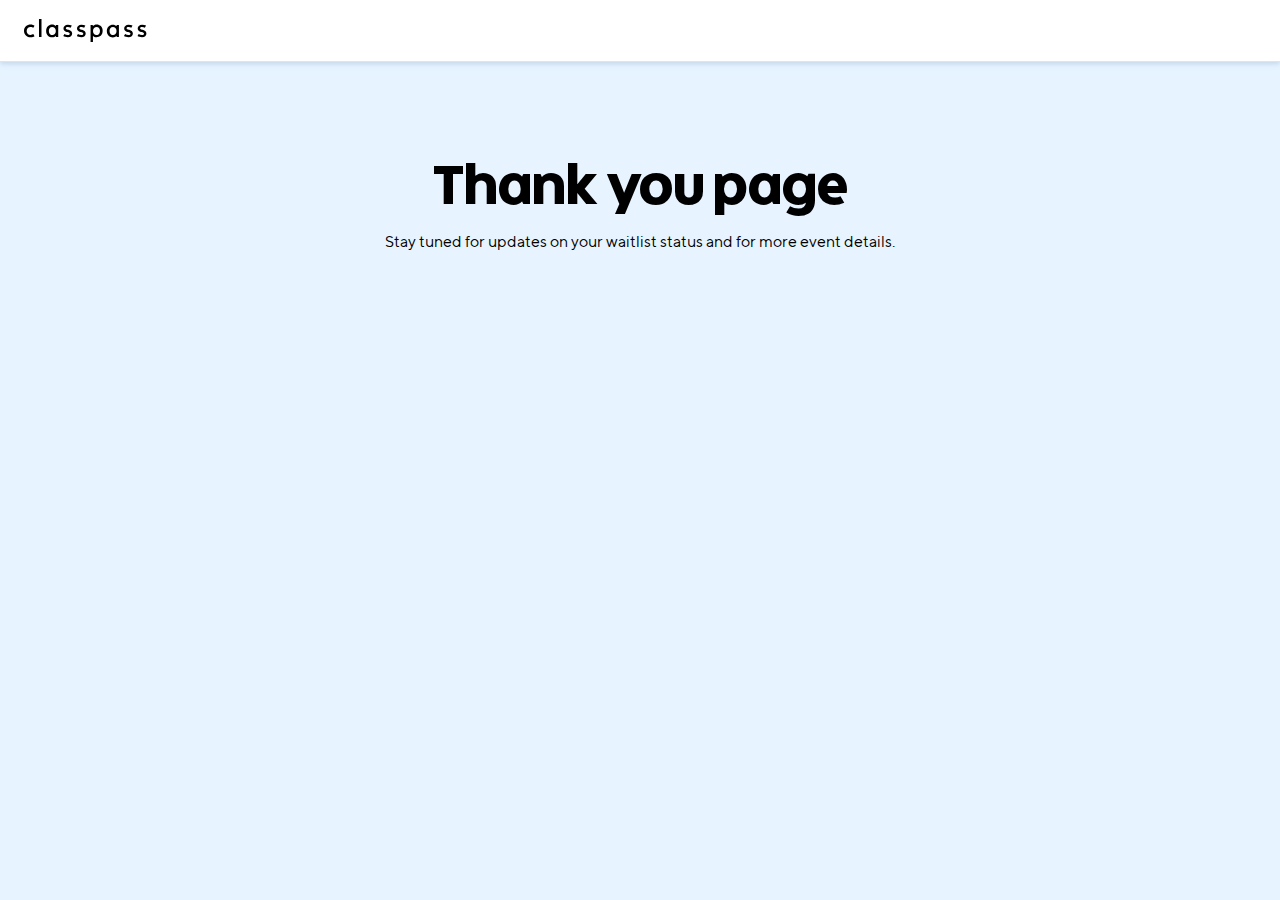
<file: src/pages/thank-you.html>
<!DOCTYPE html>
<html lang="en">
  <head>
    <link
      rel="preload"
      href="../fonts/tt-norms/TTNorms-Regular.woff2"
      as="font"
      type="font/woff2"
      crossorigin
    />
    <link
      rel="preload"
      href="../fonts/circuit/Circuit.woff2"
      as="font"
      type="font/woff2"
      crossorigin
    />
    <meta charset="UTF-8" />
    <meta name="viewport" content="width=device-width, initial-scale=1.0" />
    <title>
      Thank you for signing up for the 2025 ClassPass Pickleball Classic |
      ClassPass
    </title>
    <link
      rel="apple-touch-icon"
      sizes="180x180"
      href="../images/favicon/apple-touch-icon.png"
    />
    <link
      rel="icon"
      type="image/png"
      sizes="32x32"
      href="../images/favicon/favicon-32x32.png"
    />
    <link
      rel="icon"
      type="image/png"
      sizes="16x16"
      href="../images/favicon/favicon-16x16.png"
    />
    <meta
      name="title"
      content="Thank you for signing up for the 2025 ClassPass Pickleball Classic |
      ClassPass"
    />
    <meta
      name="description"
      content="You have successfully joined the waiting list. Stay tuned for updates on the status of your waiting list and further details of the event."
    />

    <meta property="og:type" content="website" />
    <meta
      property="og:url"
      content="https://classpass-pickleball.netlify.app/"
    />
    <meta
      property="og:title"
      content="Thank you for signing up for the 2025 ClassPass Pickleball Classic |
      ClassPass"
    />
    <meta
      property="og:description"
      content="You have successfully joined the waiting list. Stay tuned for updates on the status of your waiting list and further details of the event."
    />
    <meta
      property="og:image"
      content="https://naw1dj0v1p.ufs.sh/f/LypXnWISCsrVS88h30yad7EnB8gejXNCHtwIPyiR1Ga5lYQ6"
    />

    <meta property="twitter:card" content="summary_large_image" />
    <meta
      property="twitter:url"
      content="https://classpass-pickleball.netlify.app/"
    />
    <meta
      property="twitter:title"
      content="Thank you for signing up for the 2025 ClassPass Pickleball Classic |
      ClassPass"
    />
    <meta
      property="twitter:description"
      content="You have successfully joined the waiting list. Stay tuned for updates on the status of your waiting list and further details of the event."
    />
    <meta
      property="twitter:image"
      content="https://naw1dj0v1p.ufs.sh/f/LypXnWISCsrVS88h30yad7EnB8gejXNCHtwIPyiR1Ga5lYQ6"
    />

    <link rel="manifest" href="../site.webmanifest" />
    <link rel="stylesheet" href="../styles/main.css" />
  </head>
  <body class="tp">
    <header class="menu" data-js="menu">
      <div class="menu-wrapper container">
        <nav class="col-md-12 menu__nav" aria-label="Main Navigation">
          <ul class="menu__logo no-list">
            <li class="menu-logo__mobile">
              <a href="/">
                <img
                  src="../images/icon-logo-classpass.svg"
                  alt="Icon of the Classpass Logo"
                />
              </a>
            </li>

            <li class="menu-logo__desktop">
              <a href="/">
                <img
                  src="../images/logo-classpass.svg"
                  alt="Icon of the Classpass Logo"
                />
              </a>
            </li>
          </ul>
        </nav>
      </div>
    </header>

    <main>
      <section class="container section text-center flow">
        <h1 class="col-md-12 page-title">Thank you page</h1>

        <p class="col-md-12">
          Stay tuned for updates on your waitlist status and for more event
          details.
        </p>
      </section>
    </main>
  </body>
</html>
</file>
<file: src/styles/main.css>
@import url('./settings/_variables.css');
@import url('./settings/_fonts.css');

@import url('./tools/_utilities.css');

@import url('./generic/_reset.css');

@import url('./elements/_base.css');
@import url('./elements/_typography.css');
@import url('./elements/_buttons.css');
@import url('./elements/_form.css');

@import url('./objects/_grid.css');

@import url('./components/_navigation.css');
@import url('./components/_logo-picker.css');
@import url('./components/_card.css');
@import url('./components/_tab.css');
@import url('./components/_carousel.css');

@import url('./pages/_sign-up.css');
@import url('./pages/_home.css');
</file>
